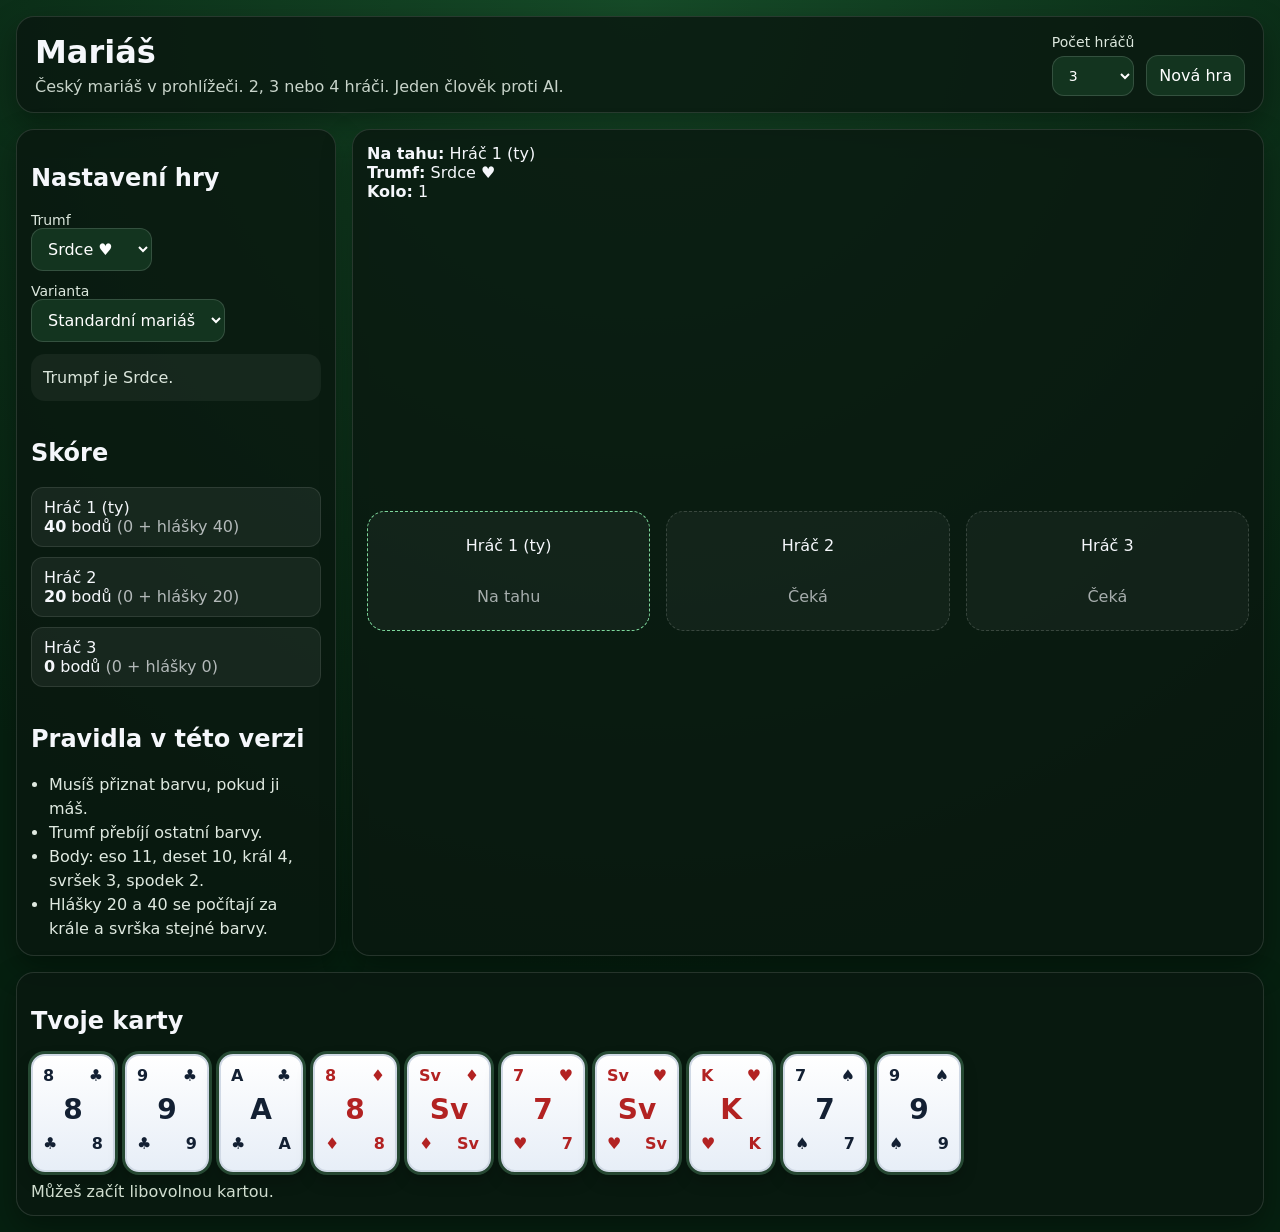
<file: index.html>
<!DOCTYPE html>
<html lang="cs">
<head>
  <meta charset="UTF-8" />
  <meta name="viewport" content="width=device-width, initial-scale=1.0" />
  <title>Mariáš</title>
  <link rel="stylesheet" href="style.css" />
</head>
<body>
  <div class="app-shell">
    <header class="topbar">
      <div>
        <h1>Mariáš</h1>
        <p>Český mariáš v prohlížeči. 2, 3 nebo 4 hráči. Jeden člověk proti AI.</p>
      </div>
      <div class="top-actions">
        <label>
          Počet hráčů
          <select id="playerCount">
            <option value="2">2</option>
            <option value="3" selected>3</option>
            <option value="4">4</option>
          </select>
        </label>
        <button id="newGameBtn">Nová hra</button>
      </div>
    </header>

    <main class="layout">
      <aside class="side panel">
        <section>
          <h2>Nastavení hry</h2>
          <div class="stack">
            <div>
              <label for="trumpSelect">Trumf</label>
              <select id="trumpSelect"></select>
            </div>
            <div>
              <label for="variantSelect">Varianta</label>
              <select id="variantSelect">
                <option value="standard">Standardní mariáš</option>
                <option value="teach">Výukový režim</option>
              </select>
            </div>
            <div class="info-box" id="gameInfo">Vyber počet hráčů a spusť hru.</div>
          </div>
        </section>

        <section>
          <h2>Skóre</h2>
          <div id="scoreboard" class="scoreboard"></div>
        </section>

        <section>
          <h2>Pravidla v této verzi</h2>
          <ul class="rules">
            <li>Musíš přiznat barvu, pokud ji máš.</li>
            <li>Trumf přebíjí ostatní barvy.</li>
            <li>Body: eso 11, deset 10, král 4, svršek 3, spodek 2.</li>
            <li>Hlášky 20 a 40 se počítají za krále a svrška stejné barvy.</li>
          </ul>
        </section>
      </aside>

      <section class="table panel">
        <div class="table-header">
          <div><strong>Na tahu:</strong> <span id="turnLabel">-</span></div>
          <div><strong>Trumf:</strong> <span id="trumpLabel">-</span></div>
          <div><strong>Kolo:</strong> <span id="roundLabel">0</span></div>
        </div>
        <div class="table-area" id="tableArea"></div>
        <div class="log" id="log"></div>
      </section>
    </main>

    <footer class="hand panel">
      <h2>Tvoje karty</h2>
      <div id="handArea" class="hand-area"></div>
      <div class="hint" id="hintText"></div>
    </footer>
  </div>

  <script src="game.js"></script>
</body>
</html>
</file>
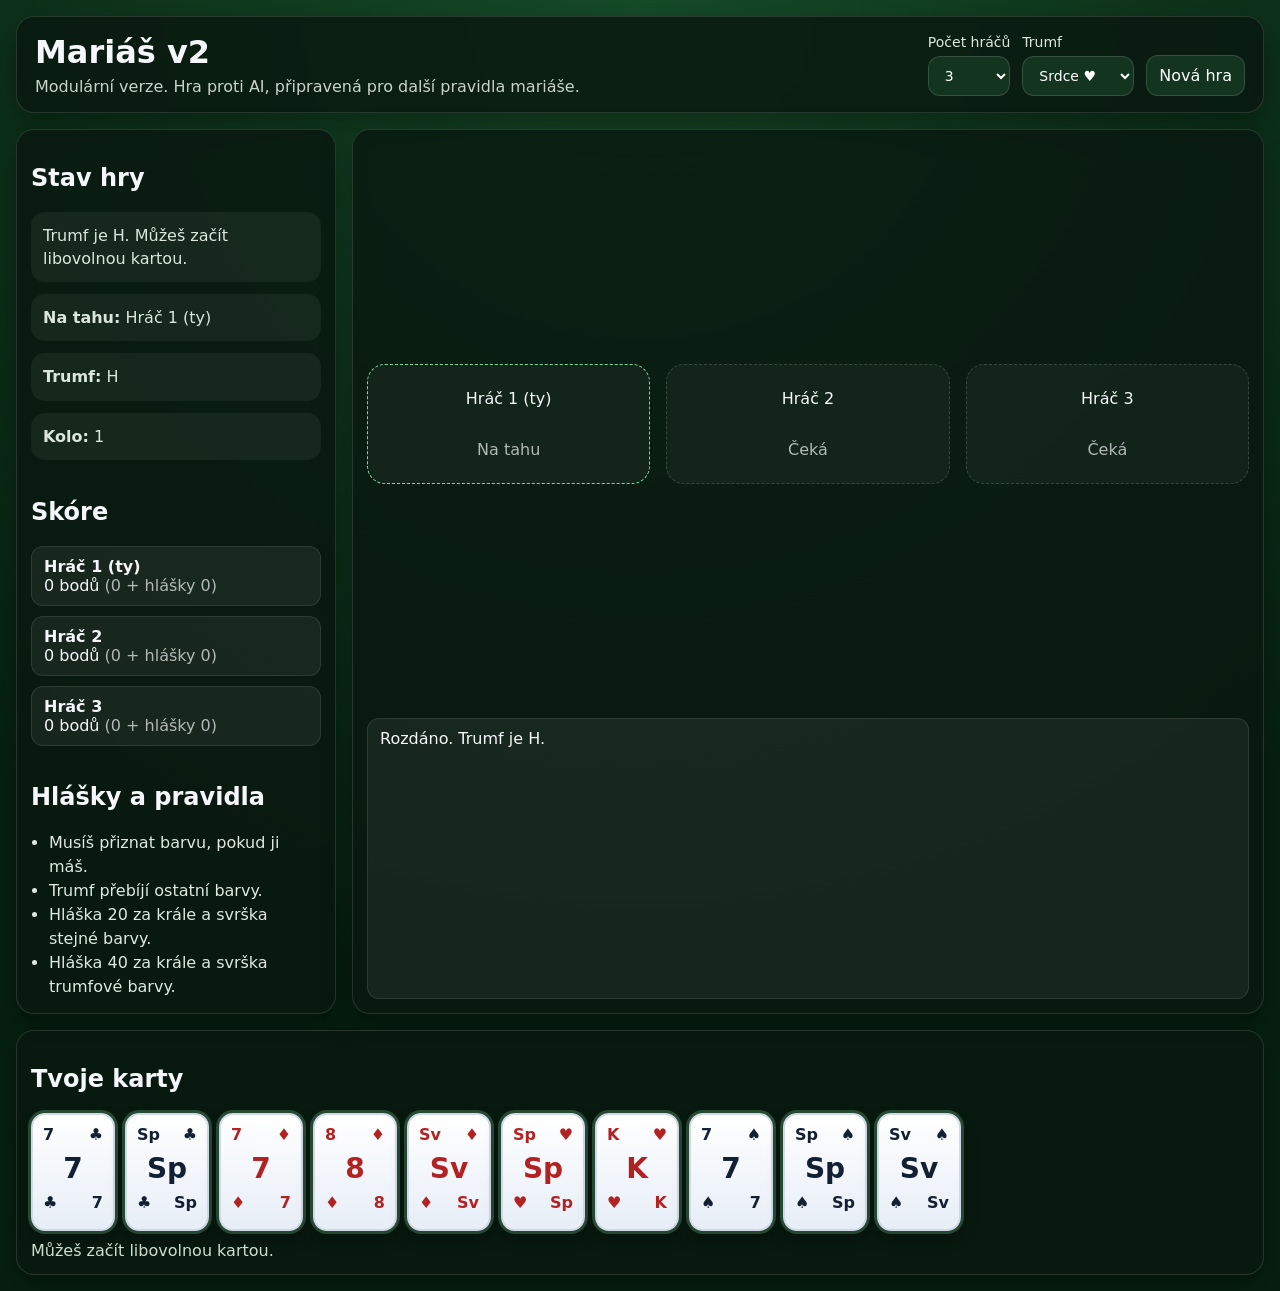
<file: v2/index.html>
<!DOCTYPE html>
<html lang="cs">
<head>
  <meta charset="UTF-8" />
  <meta name="viewport" content="width=device-width, initial-scale=1.0" />
  <title>Mariáš v2</title>
  <link rel="stylesheet" href="../style.css" />
</head>
<body>
  <div class="app-shell">
    <header class="topbar">
      <div>
        <h1>Mariáš v2</h1>
        <p>Modulární verze. Hra proti AI, připravená pro další pravidla mariáše.</p>
      </div>
      <div class="top-actions">
        <label>
          Počet hráčů
          <select id="playerCount">
            <option value="2">2</option>
            <option value="3" selected>3</option>
            <option value="4">4</option>
          </select>
        </label>
        <label>
          Trumf
          <select id="trumpSelect"></select>
        </label>
        <button id="newGameBtn">Nová hra</button>
      </div>
    </header>

    <main class="layout">
      <aside class="side panel">
        <section>
          <h2>Stav hry</h2>
          <div class="stack">
            <div class="info-box" id="gameInfo">Připrav se na rozdání.</div>
            <div class="info-box"><strong>Na tahu:</strong> <span id="turnLabel">-</span></div>
            <div class="info-box"><strong>Trumf:</strong> <span id="trumpLabel">-</span></div>
            <div class="info-box"><strong>Kolo:</strong> <span id="roundLabel">0</span></div>
          </div>
        </section>

        <section>
          <h2>Skóre</h2>
          <div id="scoreboard" class="scoreboard"></div>
        </section>

        <section>
          <h2>Hlášky a pravidla</h2>
          <ul class="rules">
            <li>Musíš přiznat barvu, pokud ji máš.</li>
            <li>Trumf přebíjí ostatní barvy.</li>
            <li>Hláška 20 za krále a svrška stejné barvy.</li>
            <li>Hláška 40 za krále a svrška trumfové barvy.</li>
          </ul>
        </section>
      </aside>

      <section class="table panel">
        <div class="table-area" id="tableArea"></div>
        <div class="log" id="log"></div>
      </section>
    </main>

    <footer class="hand panel">
      <h2>Tvoje karty</h2>
      <div id="handArea" class="hand-area"></div>
      <div class="hint" id="hintText"></div>
    </footer>
  </div>

  <script type="module" src="./js/app.js"></script>
</body>
</html>
</file>
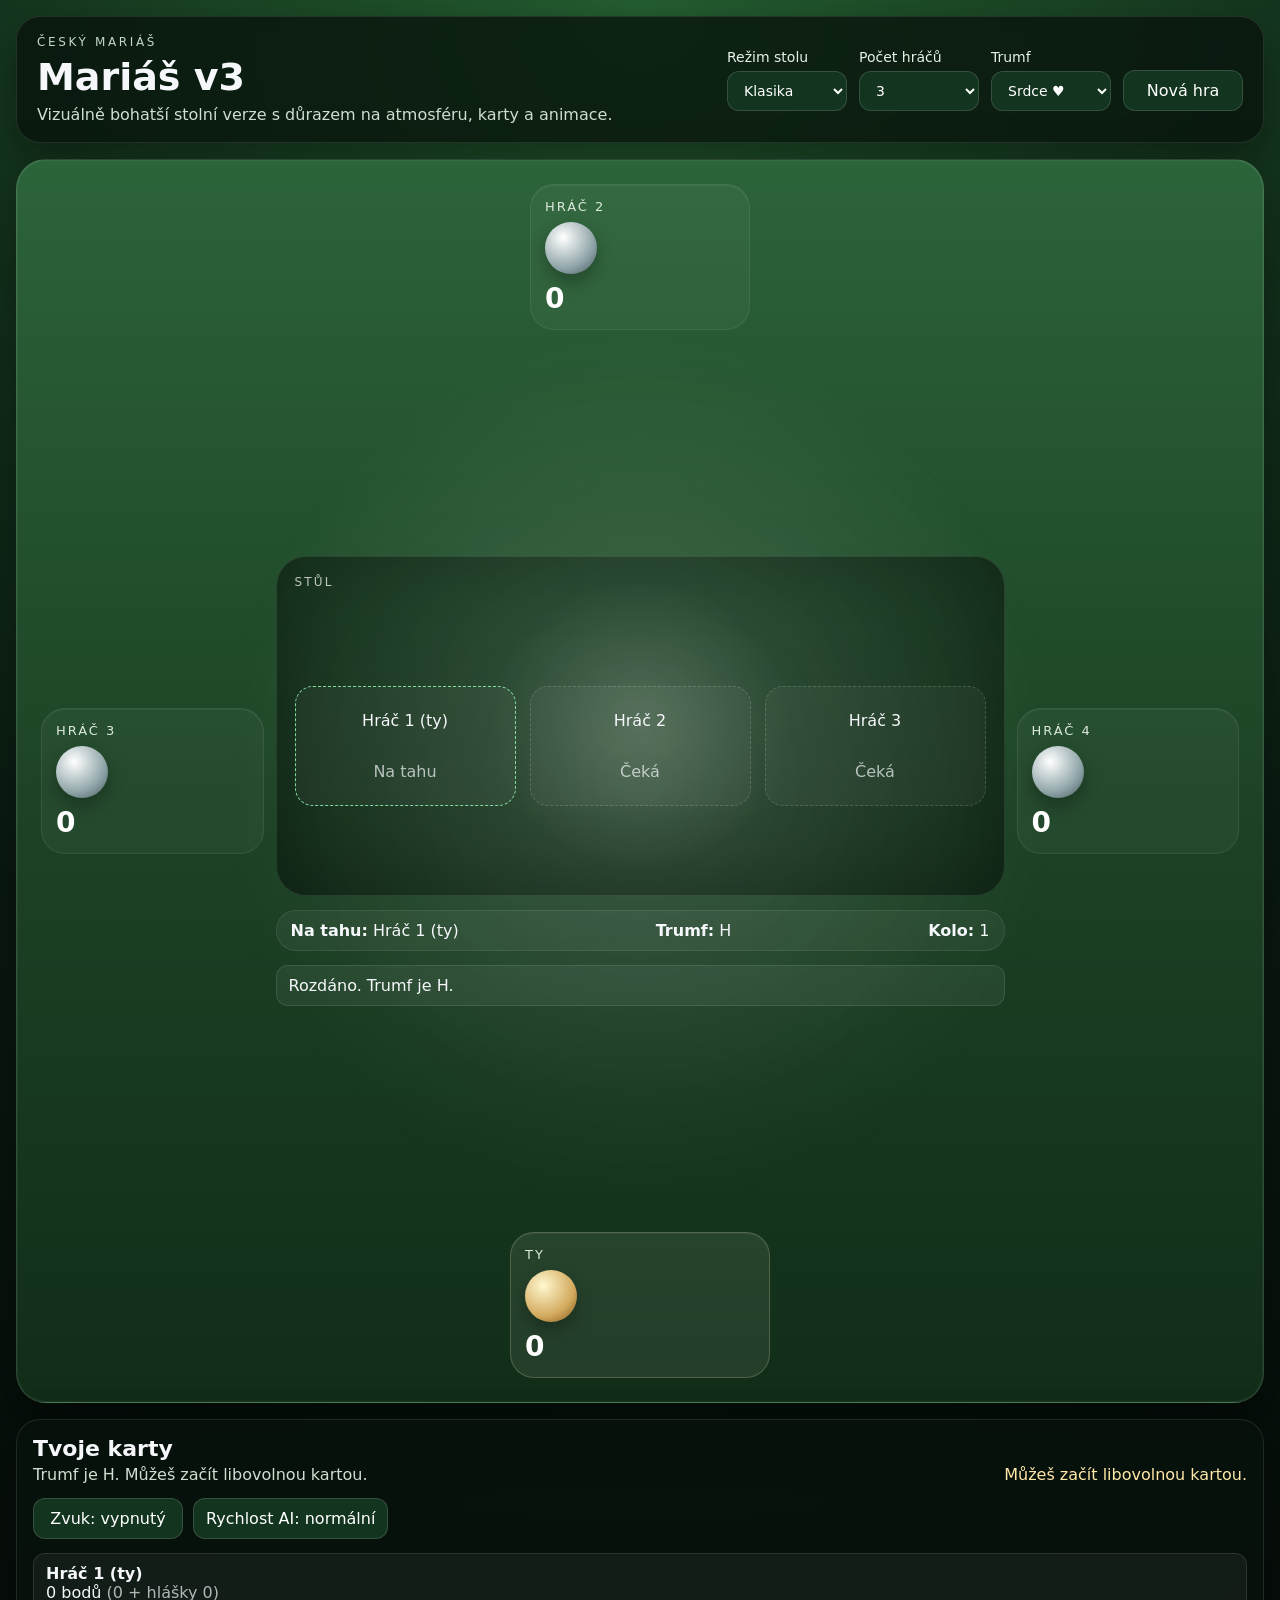
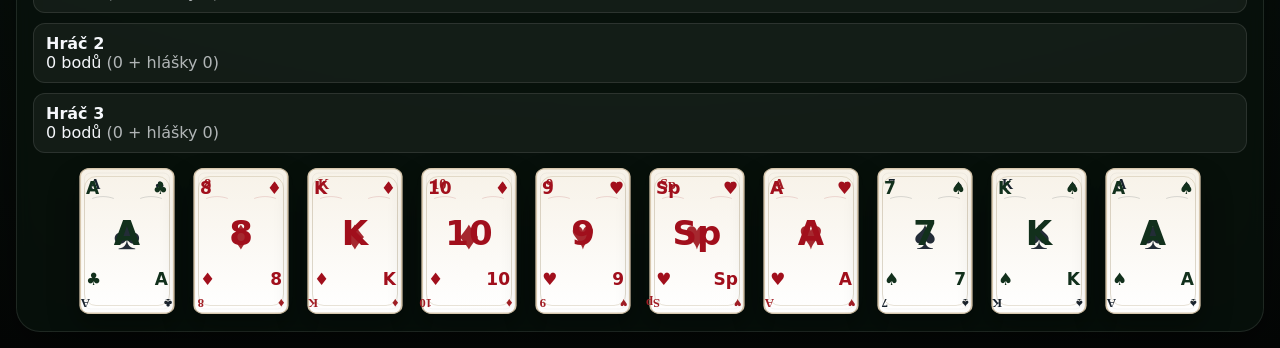
<file: v3/index.html>
<!DOCTYPE html>
<html lang="cs">
<head>
  <meta charset="UTF-8" />
  <meta name="viewport" content="width=device-width, initial-scale=1.0" />
  <title>Mariáš v3</title>
  <link rel="stylesheet" href="../style.css" />
  <link rel="stylesheet" href="./v3.css" />
</head>
<body class="theme-classic">
  <div class="v3-stage">
    <header class="v3-topbar">
      <div class="brand-block">
        <div class="brand-kicker">Český mariáš</div>
        <h1>Mariáš v3</h1>
        <p>Vizuálně bohatší stolní verze s důrazem na atmosféru, karty a animace.</p>
      </div>
      <div class="controls-block">
        <label>
          Režim stolu
          <select id="themeSelect">
            <option value="classic">Klasika</option>
            <option value="tavern">Hospoda</option>
            <option value="luxury">Luxus</option>
            <option value="retro">Retro</option>
          </select>
        </label>
        <label>
          Počet hráčů
          <select id="playerCount">
            <option value="2">2</option>
            <option value="3" selected>3</option>
            <option value="4">4</option>
          </select>
        </label>
        <label>
          Trumf
          <select id="trumpSelect"></select>
        </label>
        <button id="newGameBtn">Nová hra</button>
      </div>
    </header>

    <main class="v3-table-wrap">
      <section class="v3-table-surface">
        <div class="v3-table-glow"></div>
        <div class="v3-table">
          <div class="v3-seat seat-north">
            <div class="seat-name">Hráč 2</div>
            <div class="seat-avatar"></div>
            <div class="seat-score" id="seatScoreTop">0</div>
          </div>

          <div class="v3-seat seat-west">
            <div class="seat-name">Hráč 3</div>
            <div class="seat-avatar"></div>
            <div class="seat-score" id="seatScoreLeft">0</div>
          </div>

          <div class="v3-center">
            <div class="v3-pot">
              <div class="pot-label">Stůl</div>
              <div id="tableArea" class="table-area-v3"></div>
            </div>
            <div class="v3-info-strip">
              <div><strong>Na tahu:</strong> <span id="turnLabel">-</span></div>
              <div><strong>Trumf:</strong> <span id="trumpLabel">-</span></div>
              <div><strong>Kolo:</strong> <span id="roundLabel">0</span></div>
            </div>
            <div class="v3-log" id="log"></div>
          </div>

          <div class="v3-seat seat-east">
            <div class="seat-name">Hráč 4</div>
            <div class="seat-avatar"></div>
            <div class="seat-score" id="seatScoreRight">0</div>
          </div>

          <div class="v3-seat seat-south human-seat">
            <div class="seat-name">Ty</div>
            <div class="seat-avatar human"></div>
            <div class="seat-score" id="seatScoreBottom">0</div>
          </div>
        </div>
      </section>
    </main>

    <footer class="v3-hand panel">
      <div class="hand-head">
        <div>
          <h2>Tvoje karty</h2>
          <div id="gameInfo" class="hand-sub">Připrav se na rozdání.</div>
        </div>
        <div id="hintText" class="hand-hint"></div>
      </div>
      <div class="v3-toolbar">
        <button id="soundToggle" class="tool-btn">Zvuk: vypnutý</button>
        <button id="autoPlayToggle" class="tool-btn">Rychlost AI: normální</button>
      </div>
      <div id="scoreboard" class="scoreboard v3-scoreboard"></div>
      <div id="handArea" class="hand-area v3-hand-area"></div>
    </footer>
  </div>

  <audio id="dealSound" preload="auto"></audio>
  <audio id="cardSound" preload="auto"></audio>
  <audio id="trickSound" preload="auto"></audio>
  <script type="module" src="./js/app.js"></script>
</body>
</html>
</file>
<file: style.css>
* { box-sizing: border-box; }
body {
  margin: 0;
  font-family: system-ui, -apple-system, Segoe UI, Roboto, sans-serif;
  background: radial-gradient(circle at top, #164b28, #062010 70%);
  color: #f5f7fb;
}
button, select {
  font: inherit;
}
.app-shell {
  max-width: 1400px;
  margin: 0 auto;
  padding: 16px;
  display: grid;
  gap: 16px;
}
.topbar, .panel {
  background: rgba(10, 24, 16, 0.84);
  border: 1px solid rgba(255,255,255,0.12);
  border-radius: 18px;
  box-shadow: 0 12px 30px rgba(0,0,0,0.35);
}
.topbar {
  padding: 16px 18px;
  display: flex;
  justify-content: space-between;
  gap: 18px;
  align-items: center;
  flex-wrap: wrap;
}
.topbar h1 { margin: 0 0 6px; font-size: 32px; }
.topbar p { margin: 0; color: #c8d4ca; }
.top-actions { display: flex; gap: 12px; align-items: end; flex-wrap: wrap; }
.top-actions label, .stack label { display: grid; gap: 6px; color: #dce7dd; font-size: 14px; }
select, button {
  border-radius: 12px;
  border: 1px solid rgba(255,255,255,0.14);
  background: #13341f;
  color: white;
  padding: 10px 12px;
}
button { cursor: pointer; }
.layout {
  display: grid;
  grid-template-columns: 320px 1fr;
  gap: 16px;
}
.side, .table, .hand { padding: 14px; }
.side { display: grid; gap: 18px; }
.stack { display: grid; gap: 12px; }
.info-box {
  padding: 12px;
  border-radius: 14px;
  background: rgba(255,255,255,0.05);
  color: #dbe6dc;
  line-height: 1.45;
}
.scoreboard, .log {
  display: grid;
  gap: 10px;
}
.score-item, .log-item {
  padding: 10px 12px;
  border-radius: 12px;
  background: rgba(255,255,255,0.06);
  border: 1px solid rgba(255,255,255,0.1);
}
.rules { margin: 0; padding-left: 18px; color: #dfe9e0; line-height: 1.5; }
.table { display: grid; gap: 14px; }
.table-area {
  min-height: 320px;
  display: grid;
  grid-template-columns: repeat(3, 1fr);
  gap: 16px;
  align-items: center;
}
.seat {
  min-height: 120px;
  border-radius: 18px;
  padding: 12px;
  background: rgba(255,255,255,0.04);
  border: 1px dashed rgba(255,255,255,0.16);
  display: grid;
  place-items: center;
  gap: 8px;
  text-align: center;
}
.seat.active { border-color: rgba(138, 235, 170, 0.9); }
.card {
  width: 84px;
  height: 118px;
  border-radius: 14px;
  background: linear-gradient(180deg, #fff, #e7eef7);
  color: #132033;
  border: 2px solid #d0d9e5;
  display: grid;
  padding: 10px;
  font-weight: 700;
  box-shadow: 0 8px 16px rgba(0,0,0,0.25);
}
.card.red { color: #b22222; }
.card .top, .card .bottom { display: flex; justify-content: space-between; }
.card .mid { display: grid; place-items: center; font-size: 28px; }
.hand-area {
  display: flex;
  flex-wrap: wrap;
  gap: 10px;
}
.hand-card {
  cursor: pointer;
  transition: transform 0.08s ease, box-shadow 0.08s ease;
}
.hand-card:hover { transform: translateY(-2px); }
.hand-card.playable { box-shadow: 0 0 0 3px rgba(138, 235, 170, 0.24), 0 8px 16px rgba(0,0,0,0.25); }
.hint { margin-top: 10px; color: #d0ddcf; }
@media (max-width: 980px) {
  .layout { grid-template-columns: 1fr; }
  .table-area { grid-template-columns: 1fr; }
}
</file>
<file: v3/v3.css>
body.theme-classic {
  background: radial-gradient(circle at top, #245e30 0%, #0a1b12 52%, #040605 100%);
}

body.theme-tavern {
  background: radial-gradient(circle at top, #5d4323 0%, #261709 52%, #090503 100%);
}

body.theme-luxury {
  background: radial-gradient(circle at top, #102c33 0%, #081518 52%, #020406 100%);
}

body.theme-retro {
  background: radial-gradient(circle at top, #4f5c3e 0%, #201f17 52%, #060605 100%);
}

.v3-stage {
  max-width: 1600px;
  margin: 0 auto;
  padding: 16px;
  display: grid;
  gap: 16px;
}

.v3-topbar,
.v3-hand {
  background: rgba(8, 18, 12, 0.78);
  border: 1px solid rgba(255,255,255,0.10);
  border-radius: 24px;
  box-shadow: 0 18px 45px rgba(0,0,0,0.38);
  backdrop-filter: blur(10px);
}

.v3-topbar {
  padding: 18px 20px;
  display: flex;
  justify-content: space-between;
  align-items: center;
  gap: 18px;
  flex-wrap: wrap;
}

.brand-kicker {
  font-size: 12px;
  text-transform: uppercase;
  letter-spacing: 0.22em;
  color: #c2d7c7;
  margin-bottom: 6px;
}

.v3-topbar h1 {
  margin: 0;
  font-size: 38px;
}

.v3-topbar p {
  margin: 6px 0 0;
  color: #d0ded2;
}

.controls-block {
  display: flex;
  gap: 12px;
  flex-wrap: wrap;
  align-items: end;
}

.controls-block label {
  display: grid;
  gap: 6px;
  color: #e7f1ea;
  font-size: 14px;
}

.controls-block select,
.controls-block button {
  min-width: 120px;
}

.v3-table-wrap {
  display: grid;
  place-items: center;
}

.v3-table-surface {
  width: 100%;
  min-height: 720px;
  border-radius: 30px;
  position: relative;
  overflow: hidden;
  background:
    radial-gradient(circle at 50% 45%, rgba(255,255,255,0.08), transparent 42%),
    linear-gradient(180deg, rgba(255,255,255,0.03), rgba(0,0,0,0.06)),
    linear-gradient(180deg, #255f34 0%, #1a4324 50%, #12301a 100%);
  border: 1px solid rgba(255,255,255,0.12);
  box-shadow: inset 0 0 0 1px rgba(255,255,255,0.05), 0 24px 60px rgba(0,0,0,0.45);
}

body.theme-tavern .v3-table-surface {
  background:
    radial-gradient(circle at 50% 45%, rgba(255,230,180,0.10), transparent 42%),
    linear-gradient(180deg, rgba(255,255,255,0.04), rgba(0,0,0,0.07)),
    linear-gradient(180deg, #7a5430 0%, #55361e 50%, #3b2413 100%);
}

body.theme-luxury .v3-table-surface {
  background:
    radial-gradient(circle at 50% 45%, rgba(120,210,255,0.10), transparent 42%),
    linear-gradient(180deg, rgba(255,255,255,0.04), rgba(0,0,0,0.07)),
    linear-gradient(180deg, #1a4f5a 0%, #12353c 50%, #09191d 100%);
}

body.theme-retro .v3-table-surface {
  background:
    radial-gradient(circle at 50% 45%, rgba(255,255,255,0.06), transparent 42%),
    linear-gradient(180deg, rgba(255,255,255,0.03), rgba(0,0,0,0.06)),
    linear-gradient(180deg, #59634a 0%, #3a412f 50%, #25281d 100%);
}

.v3-table-glow {
  position: absolute;
  inset: 12% 18%;
  border-radius: 999px;
  background: radial-gradient(circle, rgba(255,255,255,0.09), transparent 70%);
  filter: blur(10px);
  pointer-events: none;
}

.v3-table {
  position: relative;
  width: 100%;
  min-height: 720px;
  display: grid;
  grid-template-columns: 1fr 1fr 1.15fr 1fr 1fr;
  grid-template-rows: 1fr 1.25fr 1fr;
  gap: 12px;
  padding: 24px;
}

.v3-seat {
  border-radius: 24px;
  padding: 14px;
  background: rgba(255,255,255,0.04);
  border: 1px solid rgba(255,255,255,0.08);
  box-shadow: inset 0 1px 0 rgba(255,255,255,0.05);
  display: grid;
  align-content: start;
  gap: 8px;
}

.seat-name {
  font-size: 13px;
  color: #dce9dd;
  text-transform: uppercase;
  letter-spacing: 0.15em;
}

.seat-avatar {
  width: 52px;
  height: 52px;
  border-radius: 50%;
  background: radial-gradient(circle at 35% 30%, #fff, #8fa4a8 62%, #43545a 100%);
  box-shadow: 0 8px 18px rgba(0,0,0,0.28);
}

.seat-avatar.human {
  background: radial-gradient(circle at 35% 30%, #fff8d0, #d2a95d 62%, #7c4d14 100%);
}

.seat-score {
  font-size: 28px;
  font-weight: 800;
  color: #fff;
}

.seat-north { grid-column: 3; grid-row: 1; justify-self: center; align-self: start; min-width: 220px; }
.seat-west { grid-column: 1; grid-row: 2; align-self: center; }
.seat-east { grid-column: 5; grid-row: 2; align-self: center; }
.seat-south { grid-column: 3; grid-row: 3; justify-self: center; align-self: end; min-width: 260px; }

.human-seat {
  background: rgba(255, 250, 235, 0.08);
  border-color: rgba(255, 244, 193, 0.20);
}

.v3-center {
  grid-column: 2 / 5;
  grid-row: 2;
  display: grid;
  grid-template-rows: auto auto 1fr;
  gap: 14px;
  place-items: center;
}

.v3-pot {
  width: 100%;
  max-width: 820px;
  min-height: 340px;
  border-radius: 30px;
  background:
    radial-gradient(circle at center, rgba(255,255,255,0.12), transparent 38%),
    radial-gradient(circle at center, rgba(0,0,0,0.10), rgba(0,0,0,0.34));
  border: 1px solid rgba(255,255,255,0.08);
  box-shadow: inset 0 0 80px rgba(0,0,0,0.22);
  padding: 18px;
  display: grid;
  gap: 12px;
}

.pot-label {
  font-size: 12px;
  text-transform: uppercase;
  letter-spacing: 0.18em;
  color: rgba(255,255,255,0.72);
}

.table-area-v3 {
  min-height: 250px;
  display: grid;
  grid-template-columns: repeat(3, minmax(0, 1fr));
  gap: 14px;
  align-items: center;
}

.v3-info-strip {
  width: 100%;
  max-width: 820px;
  display: flex;
  flex-wrap: wrap;
  gap: 10px;
  justify-content: space-between;
  padding: 10px 14px;
  border-radius: 20px;
  background: rgba(255,255,255,0.05);
  border: 1px solid rgba(255,255,255,0.08);
}

.v3-log {
  width: 100%;
  max-width: 820px;
  display: grid;
  gap: 8px;
  max-height: 180px;
  overflow: auto;
}

.v3-hand {
  padding: 16px;
}

.hand-head {
  display: flex;
  justify-content: space-between;
  gap: 14px;
  flex-wrap: wrap;
  align-items: end;
  margin-bottom: 14px;
}

.hand-head h2 {
  margin: 0;
  font-size: 22px;
}

.hand-sub {
  color: #d0ddd1;
  margin-top: 4px;
}

.hand-hint {
  color: #ffe8a8;
  max-width: 420px;
  text-align: right;
}

.v3-toolbar {
  display: flex;
  flex-wrap: wrap;
  gap: 10px;
  margin-bottom: 14px;
}

.tool-btn {
  min-width: 150px;
}

.v3-scoreboard {
  margin-bottom: 14px;
}

.v3-scoreboard .score-item {
  background: rgba(255,255,255,0.05);
  border-color: rgba(255,255,255,0.10);
}

.v3-hand-area {
  gap: 10px;
  justify-content: center;
}

.card {
  position: relative;
  overflow: hidden;
  background-repeat: no-repeat;
  background-position: center;
  background-size: cover;
}

.card::before {
  content: '';
  position: absolute;
  inset: 10px;
  border-radius: inherit;
  border: 1px solid rgba(0,0,0,0.06);
  pointer-events: none;
}

.card-face,
.card-back {
  width: 100%;
  height: 100%;
  border-radius: inherit;
  display: block;
  background-repeat: no-repeat;
  background-position: center;
  background-size: cover;
}

.red-card {
  color: #a10f1c;
}

.black-card {
  color: #1a1f26;
}

.v3-hand-area .card {
  width: 104px;
  height: 148px;
  border-radius: 18px;
  background: linear-gradient(180deg, #fffef8, #e9e2cf);
  border: 1px solid rgba(0,0,0,0.10);
  box-shadow: 0 14px 28px rgba(0,0,0,0.30);
  position: relative;
  overflow: hidden;
  --card-art: none;
}

.v3-hand-area .card::after {
  content: '';
  position: absolute;
  inset: 0;
  background-image: var(--card-art);
  background-size: cover;
  background-position: center;
  background-repeat: no-repeat;
  opacity: 1;
  pointer-events: none;
}

.v3-hand-area .card::before {
  content: '';
  position: absolute;
  inset: 8px;
  border-radius: 12px;
  border: 1px solid rgba(130, 100, 40, 0.18);
  pointer-events: none;
  z-index: 1;
}

.v3-hand-area .card.red {
  color: #a10f1c;
}

.v3-hand-area .card .top,
.v3-hand-area .card .bottom {
  font-size: 17px;
}

.v3-hand-area .card .mid {
  font-size: 34px;
}

.v3-hand-area .card[data-suit="S"],
.v3-hand-area .card[data-suit="C"] {
  color: #12301c;
}

.v3-hand-area .card[data-suit="H"],
.v3-hand-area .card[data-suit="D"] {
  color: #a10f1c;
}

.table-area-v3 .card {
  width: 92px;
  height: 132px;
  border-radius: 16px;
  transform: rotate(-1deg);
  box-shadow: 0 14px 26px rgba(0,0,0,0.24);
  position: relative;
  overflow: hidden;
  --card-art: none;
}

.table-area-v3 .card::after {
  content: '';
  position: absolute;
  inset: 0;
  background-image: var(--card-art);
  background-size: cover;
  background-position: center;
  background-repeat: no-repeat;
  pointer-events: none;
}

.table-area-v3 .card::before {
  content: '';
  position: absolute;
  inset: 7px;
  border-radius: 10px;
  border: 1px solid rgba(130, 100, 40, 0.16);
  pointer-events: none;
  z-index: 1;
}

.table-area-v3 .card:nth-child(2) { transform: rotate(2deg); }
.table-area-v3 .card:nth-child(3) { transform: rotate(-3deg); }

.card[data-suit="S"], .card[data-suit="C"] {
  color: #12301c;
}

.card[data-suit="H"], .card[data-suit="D"] {
  color: #a10f1c;
}

.card .top,
.card .bottom {
  display: flex;
  justify-content: space-between;
}

.card .mid {
  display: grid;
  place-items: center;
  font-weight: 800;
}

.card.red .mid {
  color: #a10f1c;
}

.card:not(.red) .mid {
  color: #12301c;
}

@keyframes cardPop {
  from { transform: translateY(12px) scale(0.97); opacity: 0; }
  to { transform: translateY(0) scale(1); opacity: 1; }
}

.v3-hand-area .card,
.table-area-v3 .card {
  animation: cardPop 180ms ease-out;
}

.card-animated {
  animation: cardLift 180ms ease-out;
}

@keyframes cardLift {
  from { transform: translateY(6px) scale(0.98); filter: brightness(0.98); }
  to { transform: translateY(0) scale(1); filter: brightness(1); }
}

.asset-ready {
  background-image: var(--card-art, none);
}

.back-ready {
  background-image: var(--card-back, none);
}

@media (max-width: 1180px) {
  .v3-table {
    grid-template-columns: 1fr 1fr 1fr;
    grid-template-rows: auto auto auto auto auto;
  }
  .seat-north,
  .seat-west,
  .seat-east,
  .seat-south,
  .v3-center {
    grid-column: 1 / -1;
    grid-row: auto;
    justify-self: stretch;
    min-width: 0;
  }
  .v3-center { order: 1; }
  .seat-north { order: 0; }
  .seat-west { order: 2; }
  .seat-east { order: 3; }
  .seat-south { order: 4; }
}

@media (max-width: 760px) {
  .v3-topbar {
    align-items: stretch;
  }
  .controls-block {
    width: 100%;
  }
  .controls-block label,
  .controls-block select,
  .controls-block button {
    width: 100%;
  }
  .v3-table-surface {
    min-height: auto;
  }
  .v3-table {
    min-height: auto;
    padding: 16px;
  }
  .v3-pot {
    min-height: 260px;
  }
  .table-area-v3 {
    grid-template-columns: 1fr;
  }
  .v3-hand-area .card {
    width: 84px;
    height: 122px;
  }
}
</file>
